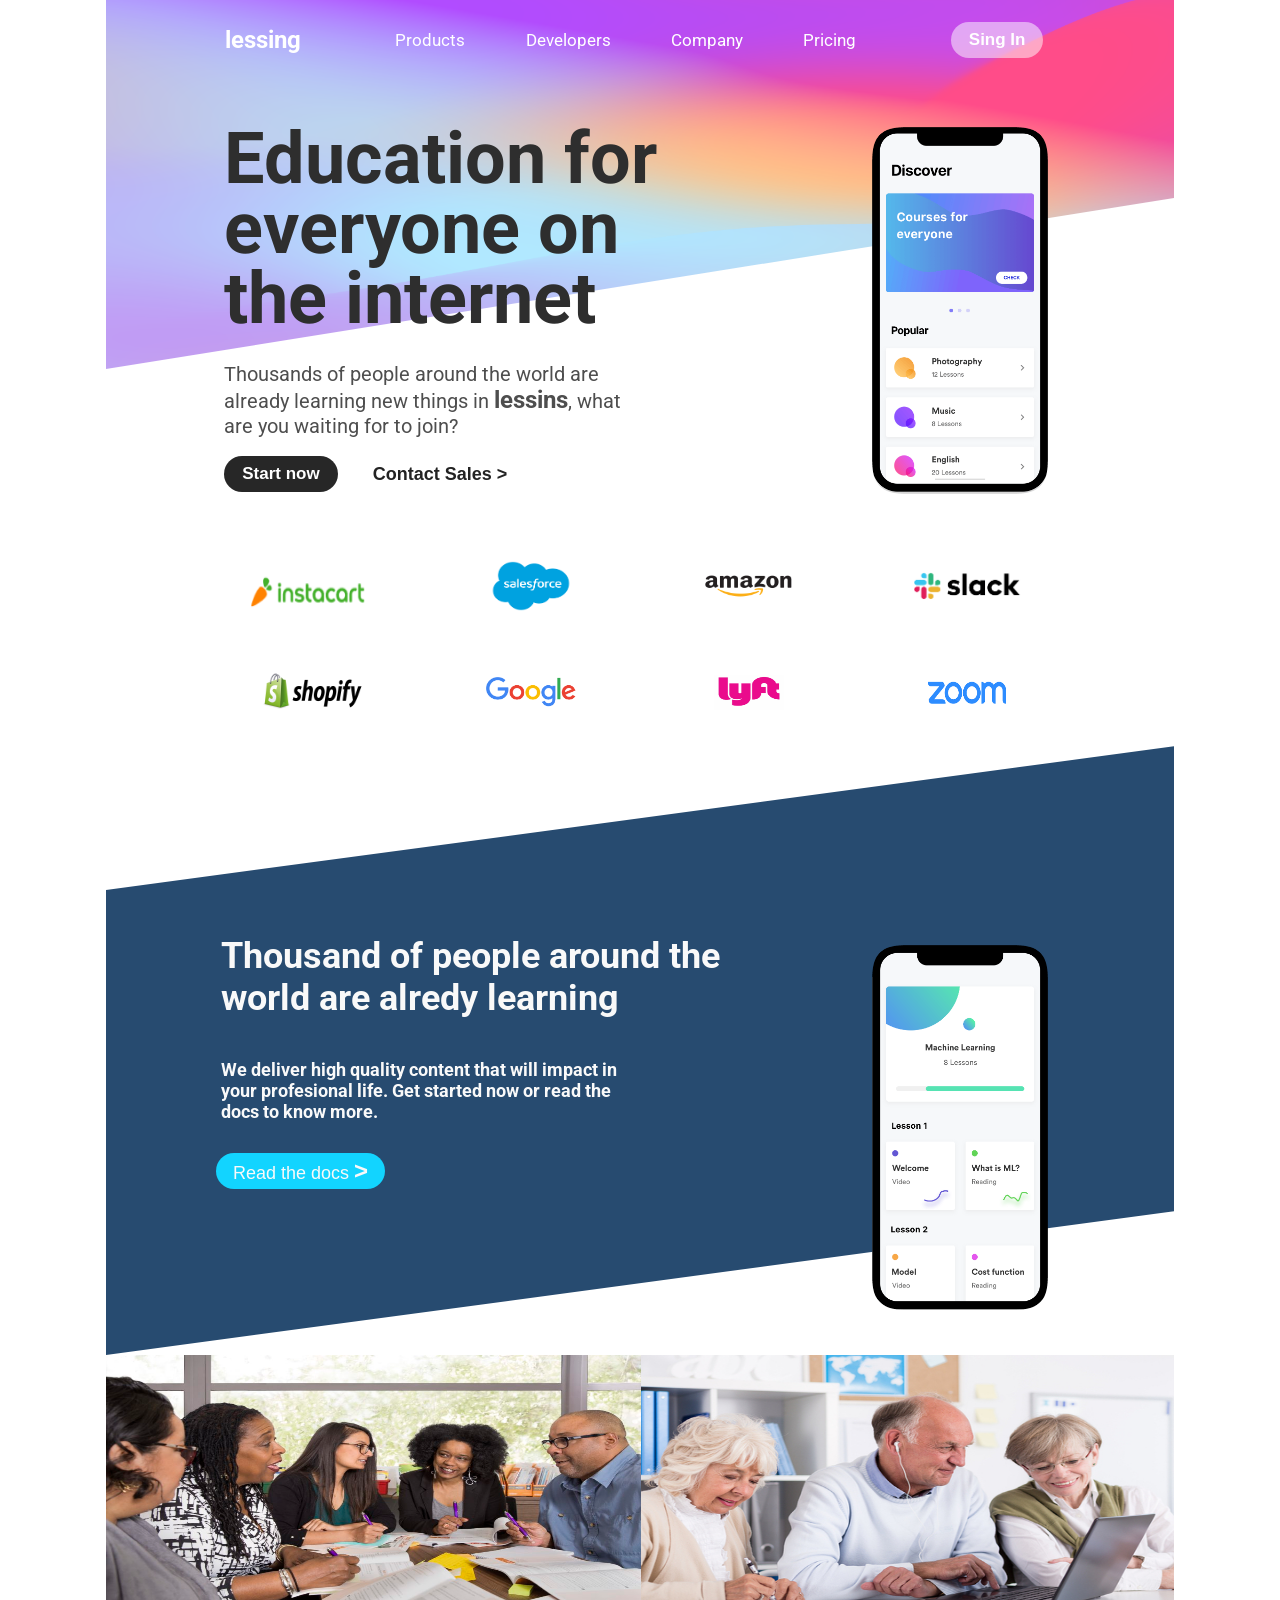
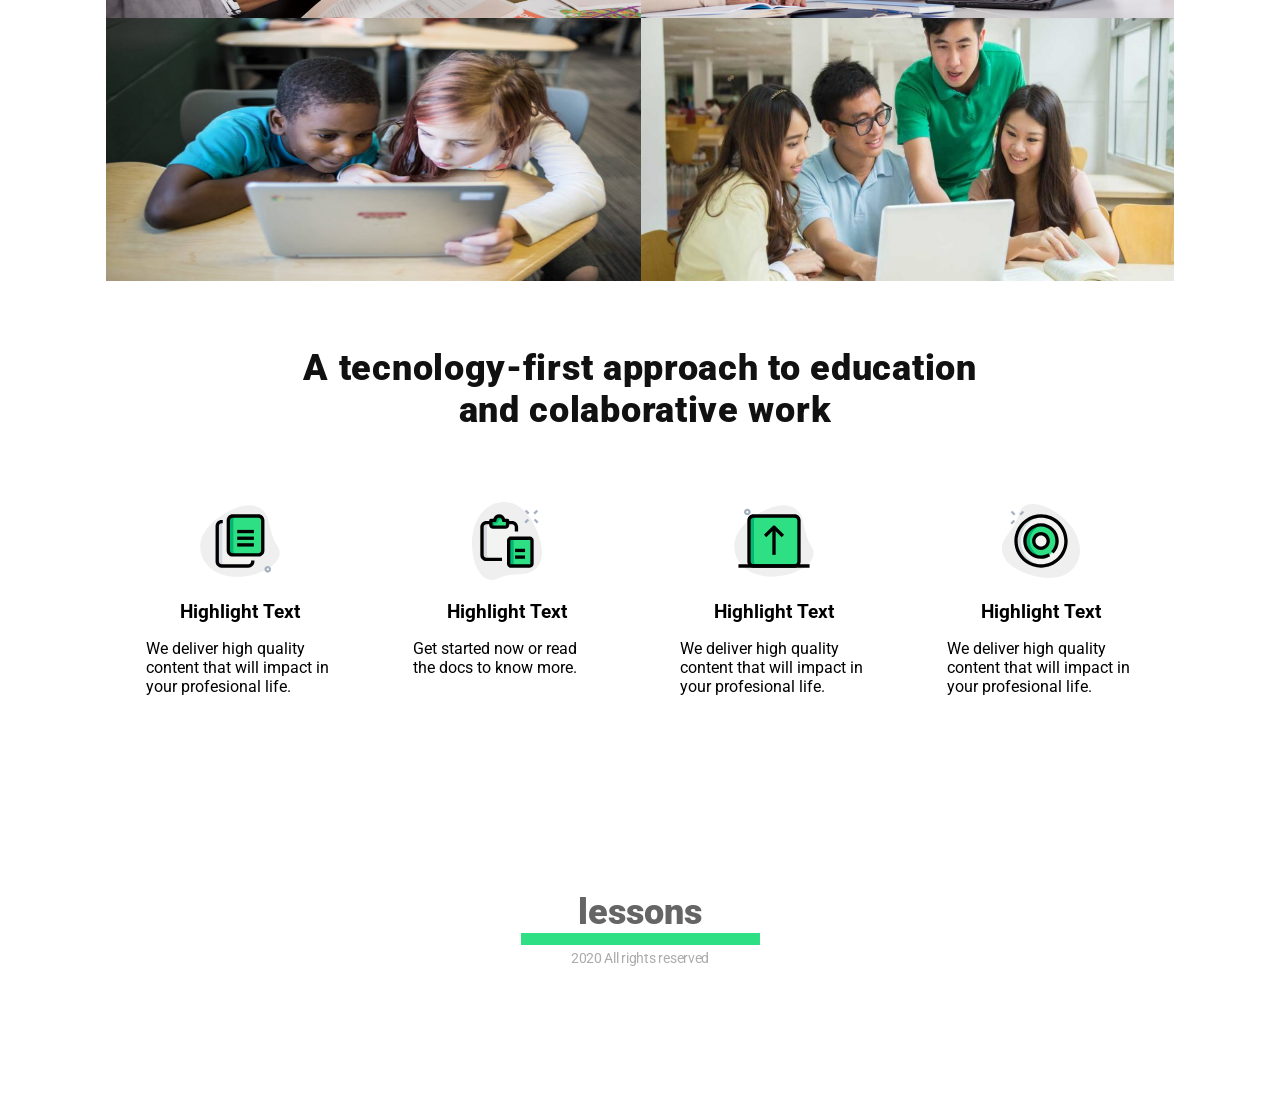
<file: Sprint 1 HTML CSS/workshop-challenge-landingPage/index.html>
<!DOCTYPE html>
<html lang="en">

<head>
    <meta charset="UTF-8">
    <meta http-equiv="X-UA-Compatible" content="IE=edge">
    <meta name="viewport" content="width=device-width, initial-scale=1.0">
    <title>Workshop</title>
    <link rel="preconnect" href="https://fonts.gstatic.com">
    <link href="https://fonts.googleapis.com/css2?family=Roboto:wght@400;700;900&display=swap" rel="stylesheet">
    <link rel="stylesheet" href="./css/styles.css">
</head>

<body>
    <header>

        <nav>
            <b>lessing</b>
            <ul class="nav-ul-list">
                <li><span>Products</span></li>
                <li><span>Developers</span></li>
                <li><span>Company</span></li>
                <li><span>Pricing</span></li>
            </ul>
            <button class="nav-button" name="Sing In" type="submit">
                Sing In
            </button>
        </nav>

        <section class="main">
        
            <img class="main-pic" alt="fondo header alter" src="./workshop-pack/fondo-header-alternativo.png" />
            <img class="main-cellphone" alt="cellphone" src="./workshop-pack/phone-1.png" />
            <section class="main-text1">
                <h1>Education for everyone on the internet</h1>
                <p>
                    Thousands of people around the world are already learning new things
                    in <b>lessins</b>, what are you waiting for to join?
                </p>
                <button class="main-button1">Start now</button>
                <button class="main-button2">
                    Contact Sales
                    <span> > </span>
                </button>
            </section>
        </section>

    </header>
    <main>

        <!-- section sponsors -->

        <section class="sponsors">
            <div>
                <img class="sponsors-instaCart" src="./workshop-pack/insta-cart.PNG" alt="">
            </div>
            <div>
                <img class="sponsors-salesForce" src="./workshop-pack/salesforce-logo.png" alt="">
            </div>

            <div>
                <img class="sponsors-amazon" src="./workshop-pack/amazon-logo.png" alt="">
            </div>

            <div>
                <img class="sponsors-slack" src="./workshop-pack/slack-logo.png" alt="">
            </div>

            <div>
                <img class="sponsors-shopify" src="./workshop-pack/shopify-logo.png" alt="">
            </div>

            <div>
                <img class="sponsors-google" src="./workshop-pack/google-logo.png" alt="">
            </div>

            <div>
                <img class="sponsors-lyft" src="./workshop-pack/lyft-logo.png" alt="">
            </div>

            <div>
                <img class="sponsors-zoom" src="./workshop-pack/download.png" alt="">
            </div>

        </section>

        <!-- middle section -->

        <section class="middle_section">
            <section class="middle_blue_figure">
                <section class="middle_mask"></section>
                <h2 class="middle_text_h2">
                    Thousand of people around the world are alredy learning
                </h2>
                <h4 class="middle_text_h4">
                    We deliver high quality content that will impact in your profesional
                    life. Get started now or read the docs to know more.
                </h4>
                <button type="button" class="middle_button_middle">
                    Read the docs <span> <b> > </b> </span>
                </button>
            </section>
            <img src="./workshop-pack/phone-2.png" class="middle_phone2" />
        </section>

        <!-- section pictures -->

        <section>
            <div class="pictures-main dotted">
                <img class="pictures-ul" src="./workshop-pack/50325_4_2019_2_CollaborativeClassrom_FINAL_2-1024x683.jpg"
                    alt="" />
                <img class="pictures-ur"
                    src="./workshop-pack/bigstock-Senior-Students-Using-Computer-103754882_600x.jpg" alt="" />
                <img class="pictures-dl" src="./workshop-pack/unnamed.jpg" alt="" />
                <img class="pictures-dr"
                    src="./workshop-pack/Why-Learning-a-New-Language-is-the-Key-to-Success-850x390.jpg" alt="" />
            </div>
        </section>

        <!-- section details -->

        <section class="details">
            <h2 class="details-title">A tecnology-first approach to education
                and colaborative work
            </h2>
            <section class="details-info">
                <div>
                    <img src="./workshop-pack/copy-icon.svg" alt="">
                    <h3>Highlight Text</h3>
                    <p>We deliver high quality content that will impact in your profesional life.</p>
                </div>
                <div>
                    <img src="./workshop-pack/paste.svg" alt="">
                    <h3>Highlight Text</h3>
                    <p>Get started now or read the docs to know more.</p>
                </div>
                <div>
                    <img src="./workshop-pack/up-arrow-icon.svg" alt="">
                    <h3>Highlight Text</h3>
                    <p>We deliver high quality content that will impact in your profesional life. </p>
                </div>
                <div>
                    <img src="./workshop-pack/target-icon.svg" alt="">
                    <h3>Highlight Text</h3>
                    <p>We deliver high quality content that will impact in your profesional life.</p>
                </div>
            </section>
        </section>
    </main>

    <!-- footer section -->

    <footer>
        <section>
            <div class="footer-main">
                <div class="footer-lessons">lessons</div>
                <div class="footer-green"></div>
                <div class="footer-rights">2020 All rights reserved</div>
            </div>
        </section>
    </footer>


</body>

</html>
</file>
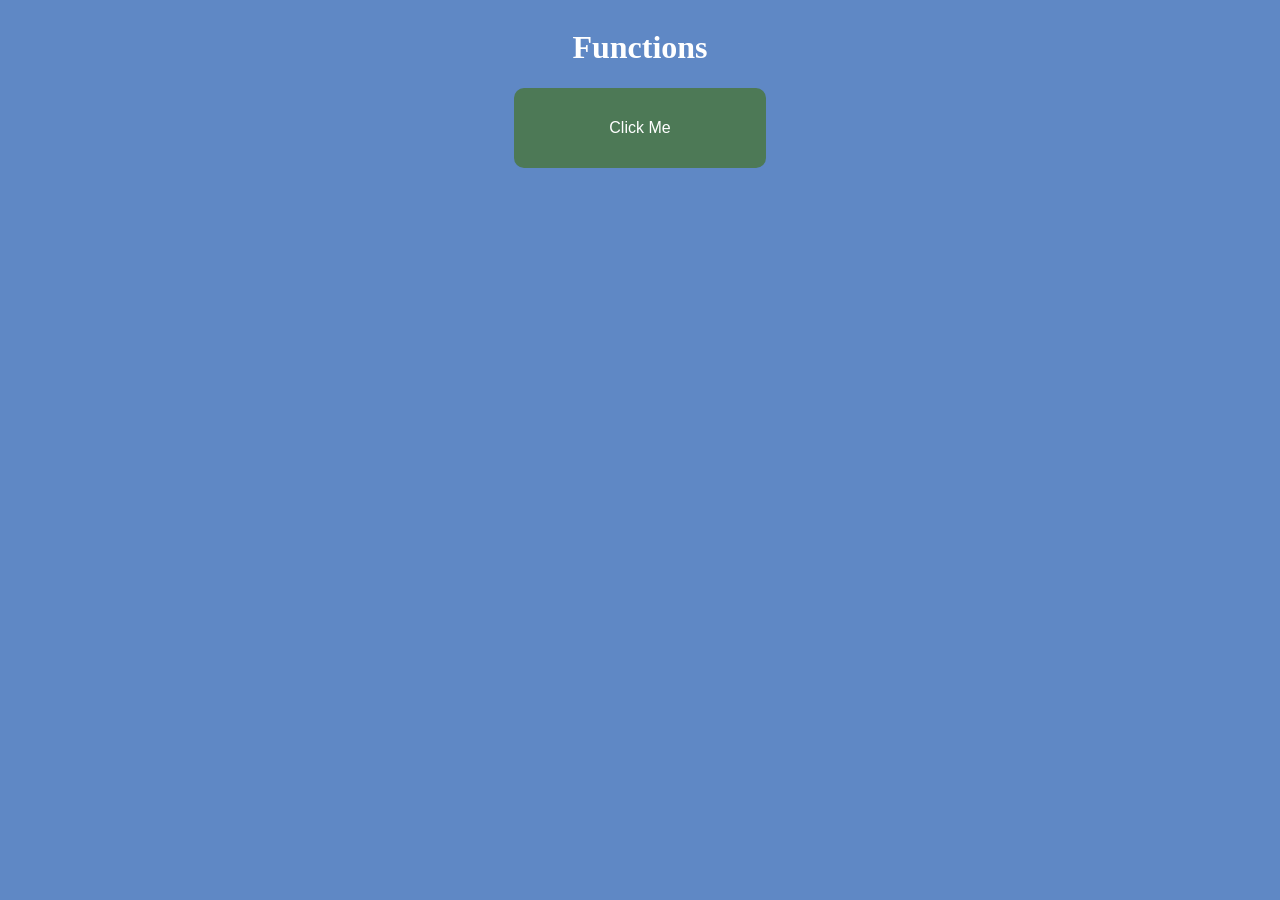
<file: challenge alert/alert.html>
<!DOCTYPE html>
<html lang="en">
<head>
    <meta charset="UTF-8">
    <meta http-equiv="X-UA-Compatible" content="IE=edge">
    <meta name="viewport" content="width=device-width, initial-scale=1.0">
    <link rel="stylesheet" href="./alert.css">
    <title>challengeAlert</title>
</head>
<body>
    <h1>Functions</h1>
    <button onclick="Nombres()">Click Me</button>
    <script src="./alert.js"></script>
</body>
</html>
</file>
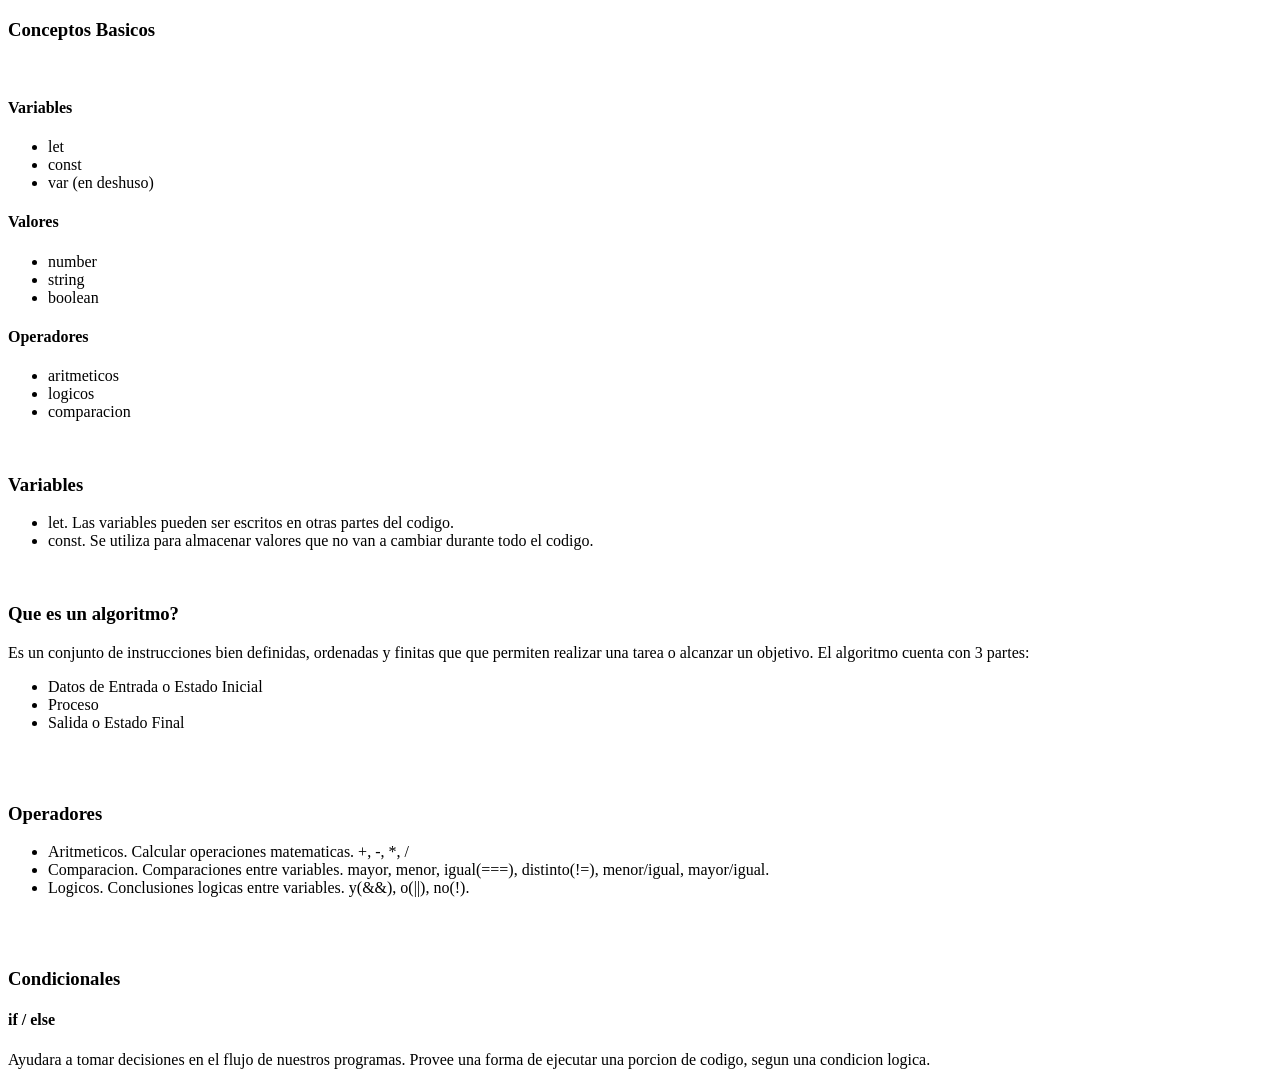
<file: class1Exercises/exercise1.html>
<!DOCTYPE html>
<html lang="en">
<head>
    <meta charset="UTF-8">
    <meta http-equiv="X-UA-Compatible" content="IE=edge">
    <meta name="viewport" content="width=device-width, initial-scale=1.0">
    <title>Document</title>
</head>
<body>
    <h3>Conceptos Basicos</h3>
    <br>
    <h4>Variables</h4>
    <ul>
        <li>let</li>
        <li>const</li>
        <li>var (en deshuso)</li>
    </ul>
    <h4>Valores</h4>
    <ul>
        <li>number</li>
        <li>string</li>
        <li>boolean</li>
    </ul>
    <h4>Operadores</h4>
    <ul>
        <li>aritmeticos</li>
        <li>logicos</li>
        <li>comparacion</li>
    </ul>
    <br>
    <h3>Variables</h3>
    <ul>
        <li>let.
            Las variables pueden ser escritos en otras partes del codigo.
        </li>
        <li>const.
            Se utiliza para almacenar valores que no van a cambiar durante 
            todo el codigo.
        </li>
    </ul>
    <br>
    <h3>Que es un algoritmo?</h3>
    <p>Es un conjunto de instrucciones bien definidas, ordenadas y finitas que
        que permiten realizar una tarea o alcanzar un objetivo.
        El algoritmo cuenta con 3 partes:
    </p>
    <ul>
        <li>Datos de Entrada o Estado Inicial</li>
        <li>Proceso</li>
        <li>Salida o Estado Final</li>
    </ul>
    <br>
    <br>
    <h3>Operadores</h3>
    <ul>
        <li>Aritmeticos. 
            Calcular operaciones matematicas.
            +, -, *, /
        </li>
        <li>Comparacion.
            Comparaciones entre variables.
            mayor, menor, igual(===), distinto(!=), menor/igual, mayor/igual.
        </li>
        <li>Logicos.
            Conclusiones logicas entre variables.
            y(&&), o(||), no(!).
        </li>
    </ul>
    <br>
    <br>
    <h3>Condicionales</h3>
    <h4>if / else</h4>
    <p>Ayudara a tomar decisiones en el flujo de nuestros programas.
        Provee una forma de ejecutar una porcion de codigo, segun una condicion logica.
    </p>

    <script src="./exercise1.js"></script>
</body>
</html>
</file>
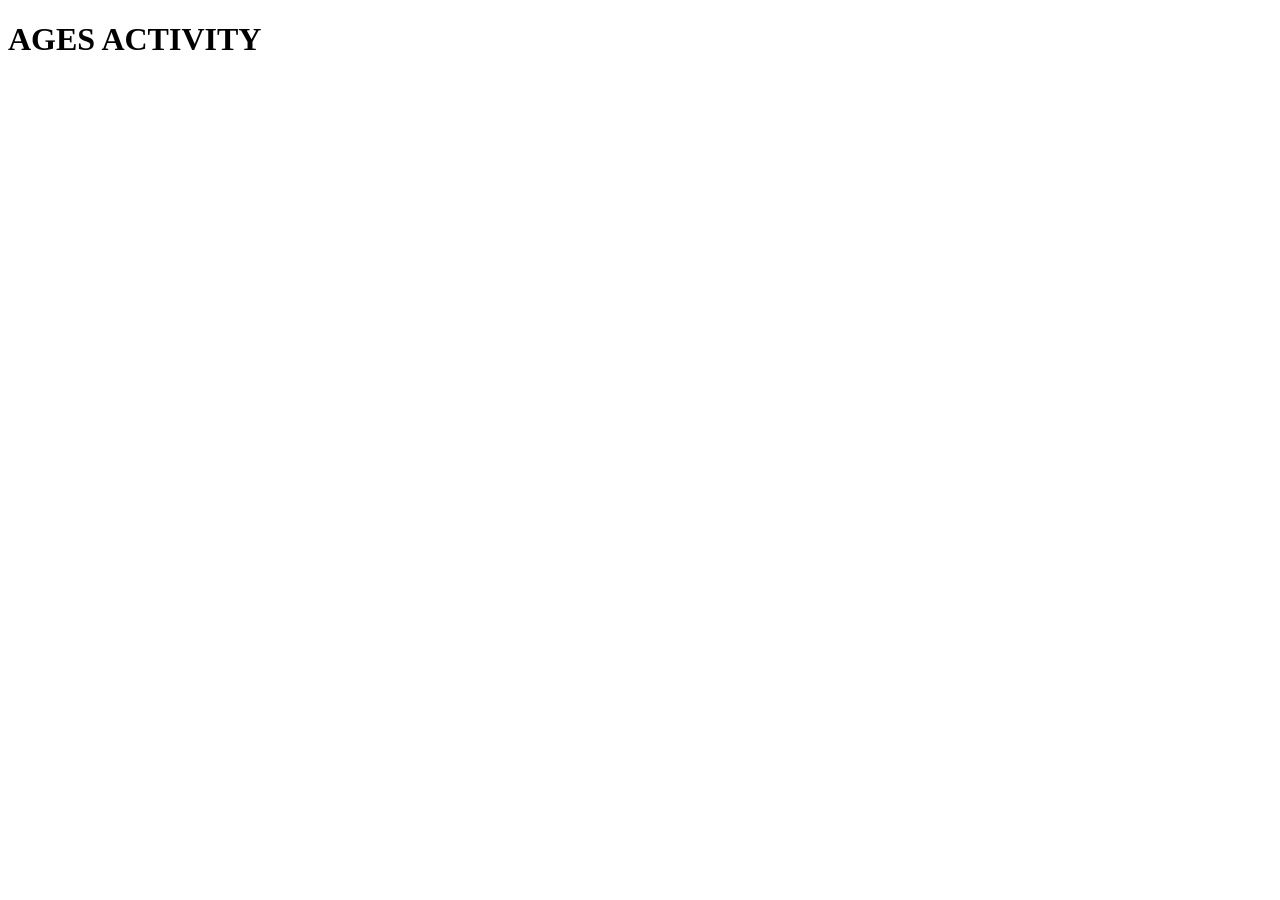
<file: friendsAges/frinedsages.html>
<!DOCTYPE html>
<html lang="en">
<head>
    <meta charset="UTF-8">
    <meta http-equiv="X-UA-Compatible" content="IE=edge">
    <meta name="viewport" content="width=device-width, initial-scale=1.0">
    <title>Document</title>
</head>
<body>
    <h1>AGES ACTIVITY</h1>
    <script src="./friendsages.js"></script>
</body>
</html>
</file>
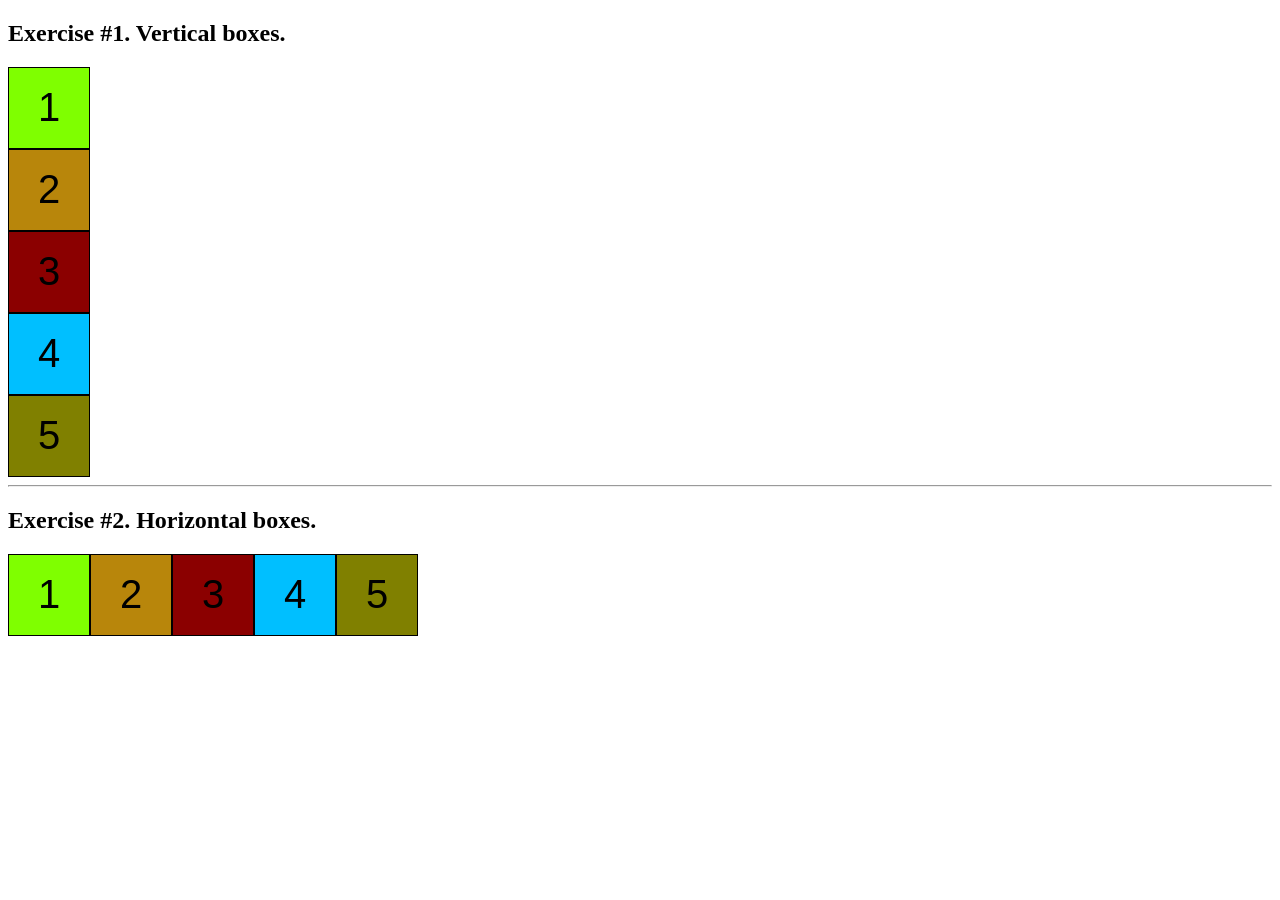
<file: Sprint 1 HTML CSS/Boxes Exercise/boxes-exercise.html>
<!DOCTYPE html>
<html lang="en">
  <head>
    <meta charset="UTF-8" />
    <meta name="viewport" content="width=device-width, initial-scale=1.0" />
    <meta http-equiv="X-UA-Compatible" content="ie=edge" />
    <title>Static Template</title>
    <link rel="stylesheet" href="./boxes-style.css" />
  </head>

  <body>
  <h2>Exercise #1. Vertical boxes.</h2>

  <div class="boxes" id="color1" >1</div>
  <div class="boxes" id="color2">2</div>
  <span class="boxes block" id="color3">3</span>
  <span class="boxes block" id="color4">4</span>
  <span class="boxes block" id="color5">5</span>

  <hr>

  <h2>Exercise #2. Horizontal boxes.</h2>

  <span class="boxes linea" id="color1">1</span>
  <span class="boxes linea" id="color2">2</span>
  <span class="boxes linea" id="color3">3</span>
  <div class="boxes linea" id="color4">4</div>
  <div class="boxes linea" id="color5">5</div>

</body>
</html>
</file>
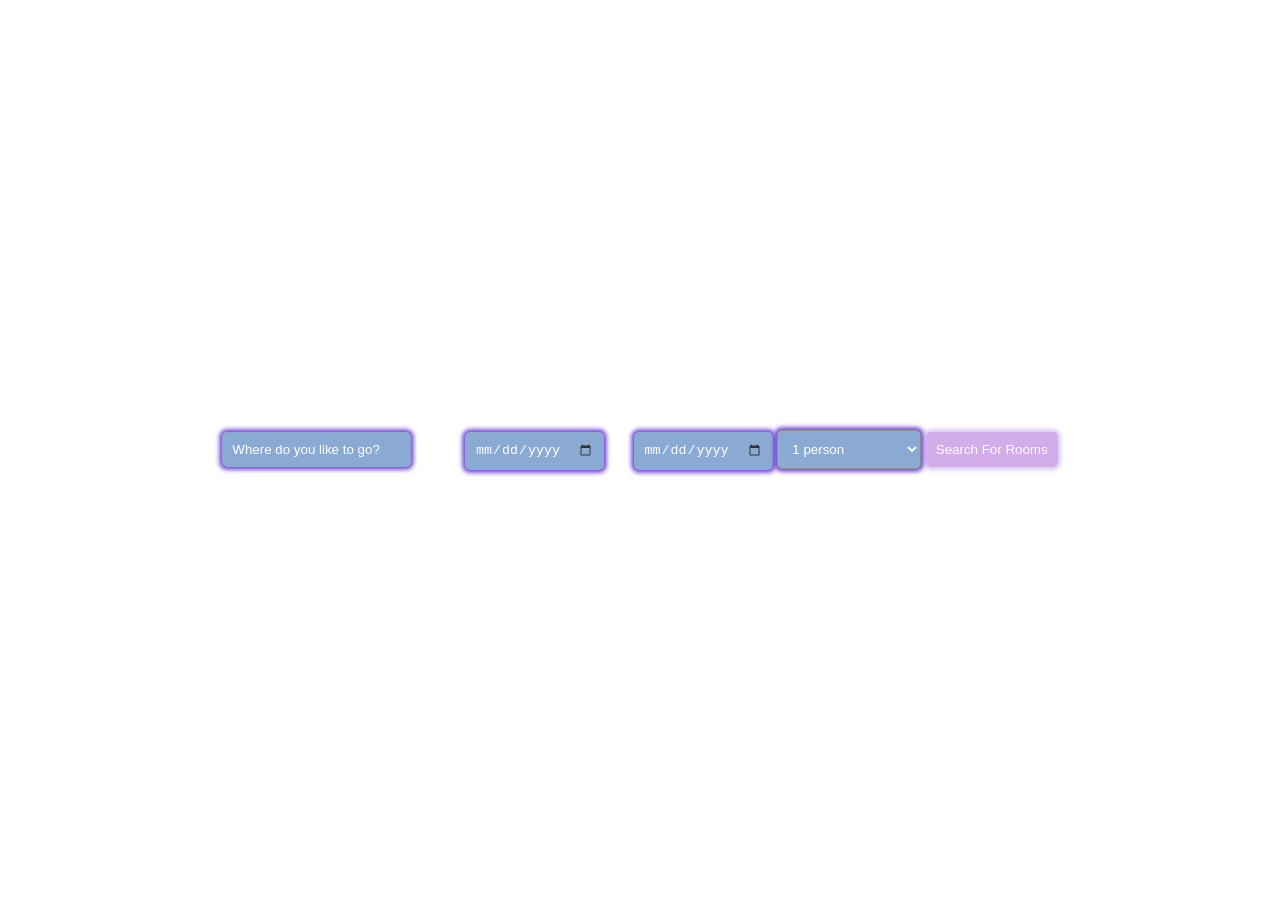
<file: Sprint 1 HTML CSS/Hotel Search Exercise/hotelSearch.html>
<!DOCTYPE html>
<html lang="en">
  <head>
    <meta charset="UTF-8" />
    <title>FlexBox Nav</title>
    <link
      rel="stylesheet"
      href="https://maxcdn.bootstrapcdn.com/font-awesome/4.3.0/css/font-awesome.min.css"
    />
    <link rel="stylesheet" href="hotelSearch.css" />
  </head>

  <body>
    <div class="cover">
      <div class= "flex-form">
        <input type="search" placeholder="Where do you like to go?" />

        <label for="from">From</label>
        <input id="from" type="date" name="from" />

        <label for="until">To</label>
        <input id="until" type="date" name="to" />

        <select>
          <option>1 person</option>
          <option>2 people</option>
          <option>3 people</option>
          <option>4 people</option>
          <option>5 people</option>
          <option>1 person with pet</option>
          <option>2 people with pet</option>
          <option>3 people with pet</option>
          <option>4 people with pet</option>
          <option>5 people with pet</option>
        </select>

        <button><a href="https://www.youtube.com/watch?v=dQw4w9WgXcQ" type="submit">Search For Rooms</button>
      </div>
    </div>
  </body>
  <footer>Powered By: GofucaTech Inc.</footer>
</html>
</file>
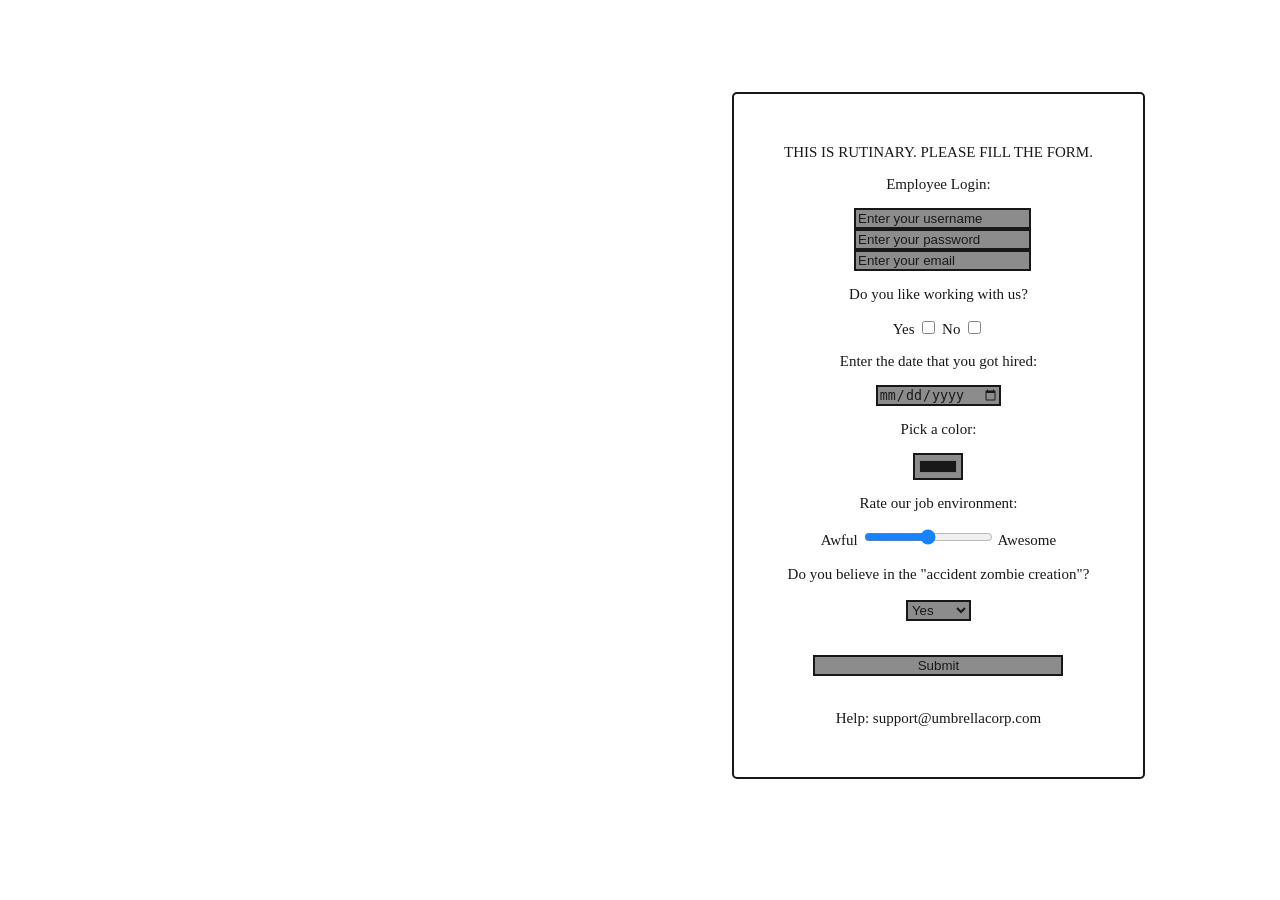
<file: Sprint 1 HTML CSS/Input types/input_types.html>
<!DOCTYPE html>
<html lang="en">
  <head>
    <meta charset="UTF-8">
    <meta name="viewport" content="width=device-width, initial-scale=1.0">
    <meta http-equiv="X-UA-Compatible" content="ie=edge">
    <link rel="stylesheet" href="formulario-style.css">
    <title>input_types</title>
  </head>
  <body>
    <div class="umbrellaTitle">Umbrella's Corporation Survey Form</div>
  

<!-- El input por defecto es un elemento inline, 
esto quiere decir solo tomara el ancho de su contenido
para mostrarse en el viewport,  permitiendo que otros elementos
se posicionen al lado de el -->

<!-- Contrario a los elementos inline, los elementos de bloque, como
el <p>, toman siempre todo el ancho del viewport, indistintamente si su
contenido interno llegara a necesitarlo, o no -->
  
  <form class="formBox" action="https://residentevil.fandom.com/es/wiki/Corporación_Umbrella">
    <div>THIS IS RUTINARY. PLEASE FILL THE FORM.</div>
    <p>Employee Login:  </p>
    <input class="inputType inputStyles loginStyle" type="text" placeholder="Enter your username" />
    <input class="inputType inputStyles loginStyle" type="password" placeholder="Enter your password" />
    <input class="inputType inputStyles loginStyle" type="email" placeholder="Enter your email" />
  
    <p>Do you like working with us?</p>
    Yes <input type="checkbox" /> 
    No  <input type="checkbox" />
  
    <p>Enter the date that you got hired:</p>
    <input class="inputStyles" type="date" />
  
    <p>Pick a color:</p>
    <input class="inputStyles" type="color" />
  
    <!-- con la etiqueta <br /> podemos hacer un salto de línea -->
    <br />
    <!-- copia y pega la etiqueta <br /> 5 veces debajo de este comentario -->
    
    <p>Rate our job environment:</p>
  
    <span>Awful</span>
    <input type="range"/>
    <span>Awesome</span>
  
    <br />
    <br />
    
  
    <div>Do you believe in the "accident zombie creation"?</div>
    <br />
    <!-- la etiqueta <select> se usa anidando etiquetas <options>, similar
      a la etiqueta <ul> con las <li> -->
    <select class="inputStyles">
      <option>Yes</option>
      <option>Maybe</option>
      <option>No</option>
    </select>

    <br />
    <br />
    <br />

    <button class="inputStyles" id="buttonStyle" type="submit">Submit</button>
    <br />
    <br />
    <br />
    <div>Help: support@umbrellacorp.com</div>

  </form>
   
  </body>
</html>
</file>
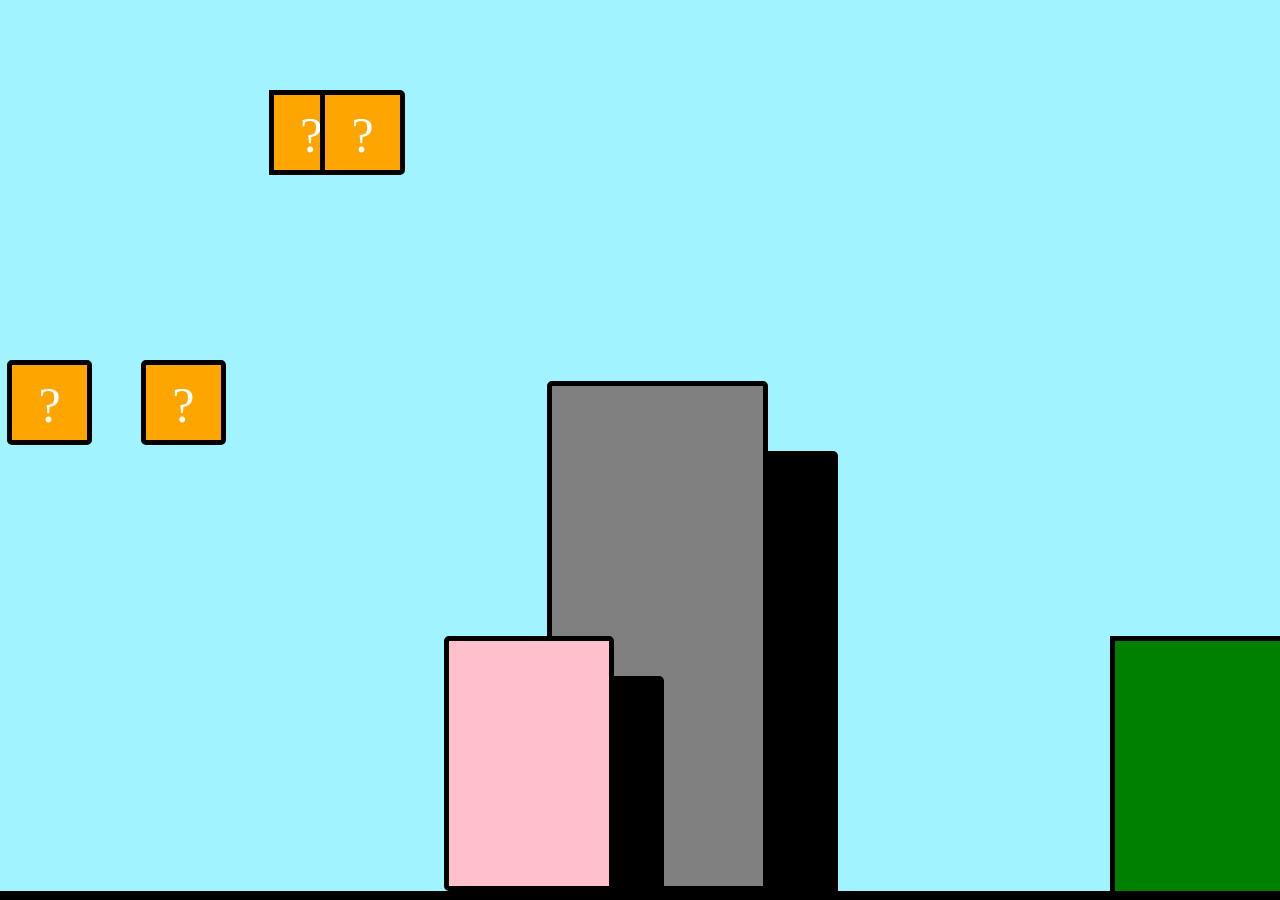
<file: Sprint 1 HTML CSS/Position exercise/position1.html>
<!DOCTYPE html>
<html lang="en">
  <head>
    <meta charset="UTF-8" />
    <meta name="viewport" content="width=device-width, initial-scale=1.0" />
    <meta http-equiv="X-UA-Compatible" content="ie=edge" />
    <link rel="stylesheet" href="./style_position1.css" />
    <title>Position_mariobros</title>
  </head>

  <body>
      <main class="background">

          <div class="ground"></div>

          <div>
              <div class="shroomBox1">?</div>
              <div class="shroomBox2">?</div>
              <div class="shroomBox3">?</div>
              <div class="shroomBox4">?</div>
          </div>
          <div class="mountain1"></div>
          <div class="mountain2"></div>
          <div class="mountain3"></div>
        
      </main>

  </body>
</html>
</file>
<file: Sprint 1 HTML CSS/workshop-challenge-landingPage/css/styles.css>
* {
    margin: 0;
    padding: 0;
    box-sizing: border-box;
}

html {
  font-family: 'Roboto', sans-serif;
}

body{
  width: 100%;
}

header{
  width: 1068px;
  height: auto;
  display: flex;
  flex-direction: column;
  align-items: center;
  position: relative;
  margin: 0 auto;
}

main {
  width: 1068px;
  height: auto;
  display: flex;
  flex-direction: column;
  align-items: center;
  margin: 0 auto;
}

footer{
  width: 1068px;
  height: auto;
  display: flex;
  flex-direction: column;
  align-items: center;
  margin: 0 auto;
}

/* nav section */

nav {
  width: 975px;
  height: 80px;
  position: absolute;
  margin-left: 50px;
  display: flex;
  justify-content: space-around;
  align-items: center;
  color: #ffffff;
  font-size: 17px;
}
.nav-ul-list {
  display: flex;
  width: 461px;
  justify-content: space-between;
  list-style: none;
}
li {
  display: flex;
  cursor: pointer;
}
.nav-button {
  width: 92px;
  height: 36px;
  border-radius: 50px;
  border: none;
  outline: none;
  cursor: pointer;
  margin-right: 62px;
  color: #ffffff;
  background-color: rgba(255, 255, 255, 0.5);
  font-size: 17px;
  font-weight: bold;
}

/* main section */

.main {
  position: relative;
  margin: 0 auto;
  width: 1068px;
  height: 523px;
  overflow: hidden;
}
b {
  font-size: 24px;
}
.main-pic {
  position: absolute;
  top: 0;
  left: 0;
  clip-path: polygon(0 0, 100% 0, 100% 50%, 0 100%);
  width: 1152px;
  height: 369px;
  margin: 0 auto;
  z-index: -1;
  opacity: 0.7;
}
.main-cellphone {
  position: absolute;
  width: 176px;
  height: 367px;
  right: 126px;
  top: 127px;
}
.main-text1 {
  display: flex;
  flex-direction: column;
  position: absolute;
  margin-left: 118px;
  margin-top: 124px;
}
.main-text1 h1 {
  position: relative;
  font-style: normal;
  font-weight: 900px;
  font-size: 72px;
  line-height: 70px;
  width: 433px;
  height: 210px;
  color: #2e2e2e;
}
.main-text1 p {
  position: relative;
  font-style: normal;
  font-weight: normal;
  font-size: 20px;
  width: 400px;
  height: 74px;
  top: 28px;
  color: #4e4e4e;
}
.main-button1 {
  width: 114px;
  height: 36px;
  border-radius: 50px;
  border: none;
  outline: none;
  cursor: pointer;
  margin-top: 48px;
  margin-right: 100px;
  color: #ffffff;
  background: #272727;
  font-size: 17px;
  font-weight: bold;
}
.main-button2 {
  position: absolute;
  top: 332px;
  left: 146px;
  width: 140px;
  height: 36px;
  border-radius: 50px;
  border: none;
  outline: none;
  cursor: pointer;
  color: #232323;
  background: #ffffff;
  font-size: 18px;
  font-weight: bold;
}

/* sponsors section */

.sponsors{
    display: flex;
    flex-wrap: wrap;
    Width: 854px;
    Height: 212px;
    justify-content: space-between;
}

.sponsors div {
    width: 200px;
    height: 106;
    display: flex;
    justify-content: center;
    align-items: center;
}

.sponsors-instaCart {
  height: 90px;
  width: 160px;

}

.sponsors-salesForce {
  height: 50px;
  width: 100px;
}

.sponsors-amazon {
  height: 80px;
  width: 100px;
}

.sponsors-slack {
  height: 60px;
  width: 110px;
}

.sponsors-shopify {
  height: 50px;
  width: 120px;
}

.sponsors-google {
  height: 30px;
  width: 90px;
}

.sponsors-lyft {
  height: 35px;
  width: 70px;
}

.sponsors-zoom {
  height: 30px;
  width: 90px;
}

/* middle section */

.middle_section {
  display: flex;
  width: 1068px;
  justify-content: space-around;
  border: none;
  margin: 0;
  background-size: cover;
  overflow: hidden;
}

.middle_blue_figure {
  position: relative;
  width: 1152px;
  height: 620px;
  display: flex;
  flex-direction: column;
}

.middle_mask {
  z-index: -1;
  position: absolute;
  top: 0;
  left: 0;
  background-color: #274b70;
  width: 1152px;
  height: 620px;
  clip-path: polygon(0 25%, 100% 0, 100% 75%, 0 100%);
}

.middle_text_h2 {
  height: 74px;
  width: 503px;
  font-size: 36px;
  font-weight: 700;
  color: #f9f9f9;
  position: relative;
  top: 200px;
  left: 115px;
}
.middle_text_h4 {
  font-size: 18px;
  height: 74px;
  width: 400px;
  color: #f9f9f9;
  position: relative;
  top: 250px;
  left: 115px;
}

.middle_button_middle {
  width: 169px;
  height: 36px;
  border-radius: 45px;
  background-color: #12d4ff;
  color: #f9f9f9;
  border: 0;
  font-size: 18px;
  text-align: center;
  margin-left: 110px;
  margin-top: 270px;
}

.middle_phone2 {
  width: 176px;
  height: 365px;
  margin-top: 210px;
  margin-right: 126px;
}

.middle_line_button {
  width: 12.73px;
  height: 0px;
}
.middle_line_button span {
  color: #f9f9f9;
  font-size: 15px;
}


/* section pictures */

.pictures-main {
    display: flex;
    flex-wrap: wrap;
    width: 1068px;
    height: 522px;
  }
  .pictures-ul {
    width: 535px;
    height: 263px;
  }
  .pictures-ur {
    width: 533px;
    height: 263px;
  }
  .pictures-dl {
    width: 535px;
    height: 263px;
  }
  .pictures-dr {
    width: 533px;
    height: 263px;
  }

  /* section details */
  .details {
    width: 1068px;
    display: flex;
    flex-direction: column;
    margin-bottom: 70px;
  }

  .details-title {
    width: 838px;
    height: 84px;
    display: flex;
    color: #111111;
    font-size: 36px;
    font-weight: 900;
    line-height: 42px;
    margin: 70px auto;
    letter-spacing: 0.7px;
    white-space: pre;
    display: flex;
    justify-content: center;
  }

  .details-info {
    display: flex;
    justify-content: space-around;
  }

  .details-info div {
    width: 187px;
    display: flex;
    flex-direction: column;
    align-items: center;
  }

  .details-info img {
    width: 80px;
    height: 80px;
  }

  .details-info h3 {
    margin: 20px 0 16px 0px;
  }

  /* footer */

  .footer-main {
    width: 1068px;
    height: 330px;
    display: flex;
    justify-content: center;
    align-items: center;
    flex-direction: column;
  }
  .footer-lessons {
    font-family: -apple-system, BlinkMacSystemFont, "Segoe UI", Roboto, Oxygen,
      Ubuntu, Cantarell, "Open Sans", "Helvetica Neue", sans-serif;
    font-size: 36px;
    font-style: normal;
    font-weight: 900;
    line-height: 42px;
    color: #656565;
  }
  .footer-green {
    width: 239px;
    height: 12px;
    background-color: #2FDF84;
    border: solid #2FDF84;
  }
  .footer-rights {
    width: 239px;
    height: 27px;
    font-size: 14px;
    font-style: normal;
    font-weight: 400;
    line-height: 16px;
    letter-spacing: -0.02em;
    text-align: center;
    color: #ABABAB;
    display: flex;
    align-items: center;
    justify-content: center;
  }
</file>
<file: challenge alert/alert.css>
body{
    background: rgb(95, 136, 197);
    display: flex;
    flex-direction: column;
    justify-content: center;
    align-items: center;
}
h1{
    color: #fff;
}
button{
    background: rgb(77, 121, 86);
    color: #fff;
    font-size: medium;
    width: 20%;
    height: 5rem;
    cursor: pointer;
    outline: none;
    border-radius: 10px;
    border-style: none;
}
</file>
<file: Sprint 1 HTML CSS/Boxes Exercise/boxes-style.css>
.boxes {
    height: 80px;
    width: 80px;
    font-size: 40px;
    text-align: center;
    font-family: Arial, Helvetica, sans-serif;
    border: 1px solid black;
    line-height: 79px;
}

.block {
    display: block;
}
.linea{
    display: inline-block;
    float: left;
    
}

#color1 {
    background-color: chartreuse;
}
#color2{
    background-color: darkgoldenrod;
}
#color3{
    background-color: darkred;
}
#color4{
    background-color: deepskyblue;
}
#color5{
    background-color: olive;
}
</file>
<file: Sprint 1 HTML CSS/Hotel Search Exercise/hotelSearch.css>
* {
    box-sizing: border-box;
    margin: 0;
    padding: 0;
     }
  
  body {
    font-family: sans-serif;
    /* podemos aplicar un color de fondo por si el video no carga */
    background-color: #fff;
    background-image: url(https://images.axios.com/gZM5Lq8dXJh9h0fAvqRZzBif7Mg=/0x0:1920x1080/1920x1080/2020/09/10/1599748090145.gif);
    background-size: cover; /* Cubre la totalidad del viewport*/
    }
  .cover {
    height: 100vh;
    width: 100%;
    display: flex;
    justify-content: center;
    align-items: center;
    }
    .flex-form{
        flex-wrap: wrap;
        opacity: 0.8;
    }

    /*button design*/
button{
    padding:10px;
    background-color: rgb(199, 153, 229, 1);
    border: none;
    border-radius: 5px;
    outline: none;
    /*este box-shadow le da un estilo smooth*/
    box-shadow: 0 0 3pt 2pt rgb(80, 25, 207, 0.3);
    }
button:hover{ 
        background-color: rgb(199, 153, 229, 0.7);
        text-shadow: 1px 1px 6px #fff;   
    }
    a{ 
      text-decoration: none;
      color:#fff;
    }

    /*input desing*/
  input{
    background-color: rgb(109, 150, 202);
    color: #fff;
    padding: 10px;
    border: 0;
    border-radius: 5px;
    box-shadow: 0 0 3pt 2pt rgb(80, 25, 207);
    outline: none; /* para quitar el contorno*/
    }
    input:hover{
        background-color: rgb(109, 150, 202, 0.8);
    }

    /*select desing*/
  select{
    background-color: rgb(109, 150, 202, 1);
    color: #fff;
    border-radius: 5px;
    padding: 10px;
    box-shadow: 0 0 3pt 2pt rgb(80, 25, 207);
    outline: none; /* para quitar el contorno*/
    }
    select:hover{
        background-color: rgb(109, 150, 202, 0.8);
    }
    
    /*Extra Styles design*/
  ::placeholder{
      color: #fff;
    }
  label{
      color: rgb(255, 255, 255);
      font-size: larger;
    }
    footer{
        color: #fff;
        display: flex;
        justify-content: center;
        font-size: small;
    }
</file>
<file: Sprint 1 HTML CSS/Input types/formulario-style.css>
/*body background*/
body{
    background-image: url(https://i.pinimg.com/originals/32/3f/77/323f77f6bd10298cfe7e4d4fe33ed2aa.jpg);
}
.inputType {
    display: block;
    text-align: left;
    margin-left: 70px;
    }
.formBox {
    border: 2px solid #000;
    padding: 50px;
    border-radius: 5px;
    font-size: 15px;
    background-color:#fff;
    text-align: center;
    display: inline-block;
    margin-left: 724px;
    margin-top: 5px; 
    opacity: 0.9;
    }
.umbrellaTitle{
    color:#fff;
    text-align: center;
    margin-top: 55px;
    margin-bottom: 10px;
    font-size:larger;
    }   
.inputStyles{
    background-color: #808080;
    border: 2px solid #000
}
#buttonStyle{
    width: 250px;
}
/*This :: notation is to establish a discrimination between 
pseudo-classes and pseudo-elements. */
::placeholder { 
    color: #000;
 }
</file>
<file: Sprint 1 HTML CSS/Position exercise/style_position1.css>
body{
    height: 100vh; /*vh = viewport height*/
    width: 100vw; /*vw = viewport width*/
}
.background{
    background-color: rgb(161, 244, 255);
    position: absolute;
    top: 0;
    width: 100%;
    height: 100%;
    position: 0px;
}
/* The * means all elements(universal selector). 
 Setting all elements to have zero margins, zero padding 
 and making them looks the same in all browsers. */
* {    
    margin: 0;
    padding: 0;
    box-sizing: border-box;
    font-size:17px;
  }
.ground{
    position: absolute;
    width: 100%;
    height: 1%;
    top: 99%;
    background-color: #000;
}
.shroomBox1{
    /*Box creation*/
    background-color:#ffa500;
    height: 5rem;
    width: 5rem;
    border: 5px #000 solid;
    text-align: center;
    line-height: 80px;
    font-size: 3rem;
    color: #fff;
    /*BoxPosition*/
    position: absolute;
    top: 10%;
    left: 21%;
}
.shroomBox2{
    /*Box creation*/
    background-color:#ffa500;
    height: 5rem;
    width: 5rem;
    border: 5px #000 solid;
    text-align: center;
    line-height: 80px;
    font-size: 50px;
    color: #fff;
    border-radius: 5px;
    /*BoxPosition*/
    position: absolute;
    top: 10%;
    left: 25%;
}
.shroomBox3{
    /*BoxCreation*/
    background-color:#ffa500;
    height: 5rem;
    width: 5rem;
    border: 5px #000 solid;
    text-align: center;
    line-height: 80px;
    font-size: 50px;
    color: #fff;
    border-radius: 5px;
    /*BoxPosition*/
    position: absolute;
    top: 40%;
    left: 7px;
}
.shroomBox4{
    /*BoxCreation*/
    background-color:#ffa500;
    height: 5rem;
    width: 5rem;
    border: 5px #000 solid;
    text-align: center;
    line-height: 80px;
    font-size: 50px;
    color: #fff;
    border-radius: 5px;
    /*BoxPosition*/
    position: absolute;
    top: 40%;
    left: 11%;
}
.mountain1{
    /*BoxCreation*/
    background-color: #808080;
    height: 30rem;
    width: 13rem;
    border: 5px #000 solid;
    border-radius: 5px; /*En las esquinas se hace un giro*/
    box-shadow: 70px 70px 0px 0px #000; /*genera una sombra de la caja creada*/
    /*BoxPosition*/
    position: absolute;
    bottom: 1%;
    right: 40%;
}
.mountain2{
    /*BoxCreation*/
    background-color: #ffc0cb;
    height: 15rem;
    width: 10rem;
    border: 5px #000 solid;
    border-radius: 5px; 
    box-shadow: 50px 40px 0px 0px #000; 
    /*BoxPosition*/
    position: absolute;
    bottom: 1%;
    right: 52%;
}
.mountain3{
    /*BoxCreation*/
    background-color: #008000;
    height: 15rem;
    width: 10rem;
    border-top: 5px #000 solid;
    border-left: 5px #000 solid;
    /*BoxPosition*/
    position: absolute;
    bottom: 1%;
    right: 0;
}
</file>
